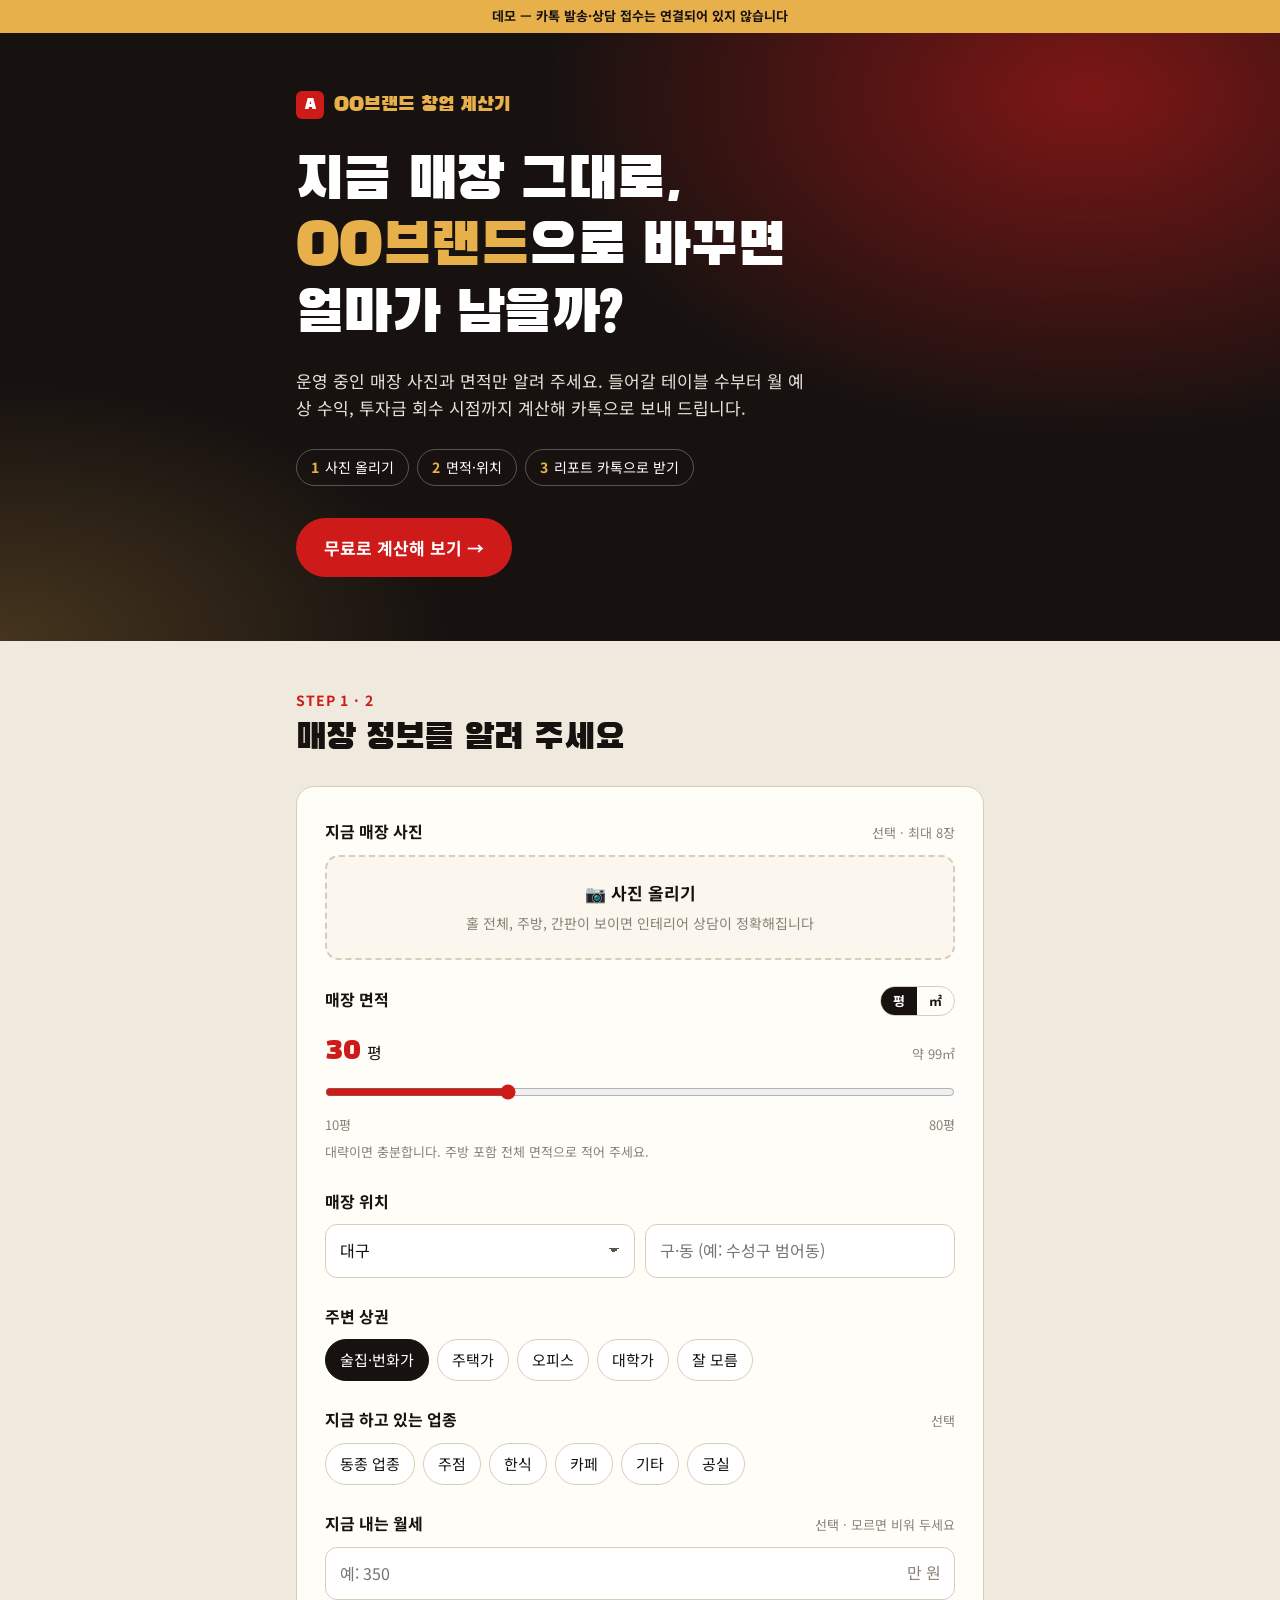
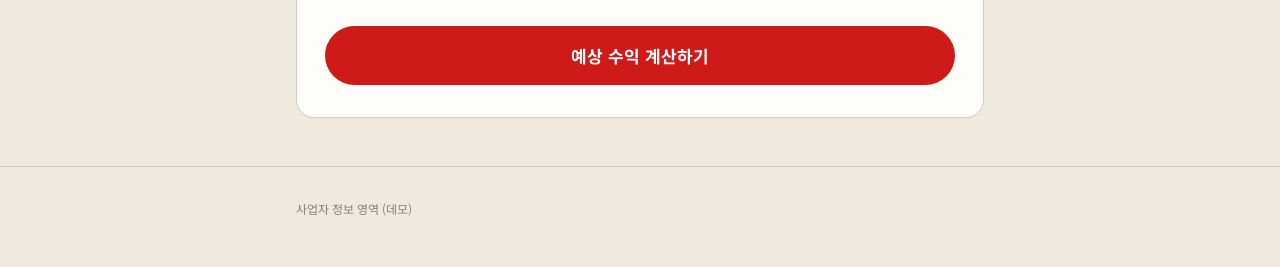
<file: index.html>
<!doctype html>
<html lang="ko">
<head>
<meta charset="utf-8">
<meta name="viewport" content="width=device-width, initial-scale=1">
<meta name="robots" content="noindex, nofollow">
<title>창업 수익 계산기 (데모)</title>
<meta name="description" content="면적과 위치를 넣으면 예상 수익과 투자금 회수 시점을 계산해 보여주는 계산기 데모입니다.">
<link rel="preconnect" href="https://fonts.googleapis.com">
<link rel="preconnect" href="https://fonts.gstatic.com" crossorigin>
<link href="https://fonts.googleapis.com/css2?family=Black+Han+Sans&family=Noto+Sans+KR:wght@400;500;700;900&display=swap" rel="stylesheet">
<link rel="stylesheet" href="style.css">
</head>
<body>
<script>document.documentElement.classList.add('js')</script>

<div class="draft" id="draftBar">데모 — 카톡 발송·상담 접수는 연결되어 있지 않습니다</div>

<header class="hero">
  <div class="wrap">
    <div class="brand"><i>A</i>OO브랜드 창업 계산기</div>
    <h1 class="display">지금 매장 그대로,<br><em>OO브랜드</em>으로 바꾸면<br>얼마가 남을까?</h1>
    <p>운영 중인 매장 사진과 면적만 알려 주세요. 들어갈 테이블 수부터 월 예상 수익, 투자금 회수 시점까지 계산해 카톡으로 보내 드립니다.</p>
    <div class="steps"><span><b>1</b>사진 올리기</span><span><b>2</b>면적·위치</span><span><b>3</b>리포트 카톡으로 받기</span></div>
    <a href="#calc" class="cta pulse">무료로 계산해 보기 →</a>
  </div>
</header>

<main>
<section id="calc">
  <div class="wrap">
    <div class="kicker rv">STEP 1 · 2</div>
    <h2 class="display rv">매장 정보를 알려 주세요</h2>
    <form class="card rv" id="calcForm" method="post" action="#" novalidate>
      <div class="field">
        <div class="label">지금 매장 사진 <small>선택 · 최대 8장</small></div>
        <label class="drop" id="drop">
          <input type="file" id="photos" accept="image/*" multiple>
          <strong>📷 사진 올리기</strong>
          <span>홀 전체, 주방, 간판이 보이면 인테리어 상담이 정확해집니다</span>
        </label>
        <div class="thumbs" id="thumbs"></div>
      </div>

      <div class="field">
        <div class="label">매장 면적
          <span class="unit-toggle" role="group" aria-label="면적 단위">
            <button type="button" data-u="py" class="on">평</button><button type="button" data-u="m2">㎡</button>
          </span>
        </div>
        <div style="display:flex;align-items:baseline;gap:6px;margin-bottom:2px"><span class="num" id="areaOut">30</span><span id="areaUnit">평</span><span class="hint" id="areaAlt" style="margin:0 0 0 auto">약 99㎡</span></div>
        <input type="range" id="area" min="10" max="80" step="1" value="30" aria-label="매장 면적(평)">
        <div class="range-ends"><span>10평</span><span>80평</span></div>
        <div class="hint">대략이면 충분합니다. 주방 포함 전체 면적으로 적어 주세요.</div>
      </div>

      <div class="field">
        <div class="label">매장 위치</div>
        <div class="row2">
          <select id="sido" aria-label="시·도"></select>
          <input type="text" id="dong" placeholder="구·동 (예: 수성구 범어동)" aria-label="구·동">
        </div>
      </div>

      <div class="field">
        <div class="label">주변 상권</div>
        <div class="chips" id="zone"></div>
      </div>

      <div class="field">
        <div class="label">지금 하고 있는 업종 <small>선택</small></div>
        <div class="chips" id="biz"></div>
      </div>

      <div class="field">
        <div class="label">지금 내는 월세 <small>선택 · 모르면 비워 두세요</small></div>
        <div class="money"><input type="number" id="rent" inputmode="numeric" min="0" placeholder="예: 350" aria-label="월세(만 원)"><em>만 원</em></div>
      </div>

      <button type="submit" class="cta block" id="calcBtn">예상 수익 계산하기</button>
    </form>
  </div>
</section>

<section id="result" aria-live="polite">
  <div class="wrap">
    <div class="kicker">계산 완료</div>
    <h2 class="display" id="resTitle">계산이 끝났습니다</h2>

    <div class="teaser" id="teaser">
      <div class="lead-in">이 매장을 OO브랜드으로 바꾸면</div>
      <div class="tables">테이블 <b id="tTables">0</b>개가 들어갑니다</div>
      <div class="t-note" id="tNote" hidden></div>

      <div class="q-row main">
        <div class="k">한 달에 남는 돈</div>
        <div class="v" id="qProfit" data-mask="?,???"></div>
      </div>
      <div class="q-row">
        <div class="k">투자금 회수까지</div>
        <div class="v" id="qPayback" data-mask="??"></div>
      </div>
      <div class="q-row">
        <div class="k">3년 동안 쌓이는 돈</div>
        <div class="v" id="qTotal" data-mask="?.?"></div>
      </div>

      <div class="foot">정확한 금액과 그래프는 <b>리포트로 정리해 카톡</b>으로 보내 드립니다.</div>
    </div>

    <form class="lead" id="lead" method="post" action="#" novalidate>
      <h3 class="display">물음표에 들어갈 숫자,<br>카톡으로 확인하세요</h3>
      <p>월 손익표, 투자금 내역, 3년 수익 그래프가 담긴 리포트 링크를 보내 드립니다.</p>
      <button type="button" class="cta block kakao" id="kakaoBtn">카카오로 1초 만에 받기</button>
      <div class="or">또는 직접 입력</div>
      <div class="f"><input type="text" id="lName" autocomplete="name" placeholder="성함" aria-label="성함"></div>
      <div class="f"><input type="tel" id="lPhone" autocomplete="tel" inputmode="tel" placeholder="휴대폰 번호 (010-0000-0000)" aria-label="휴대폰 번호"></div>
      <label class="agree"><input type="checkbox" id="agPriv"><span>[필수] 리포트 발송과 상담을 위한 개인정보 수집·이용에 동의합니다. <a href="#" data-toast="개인정보 처리 안내는 준비 중입니다">자세히</a></span></label>
      <label class="agree"><input type="checkbox" id="agAd"><span>[선택] 창업 설명회·혜택 안내(광고성 정보)를 카톡·문자로 받겠습니다.</span></label>
      <label class="agree extra" id="interiorRow"><input type="checkbox" id="agInterior" checked><span><b>올려 주신 사진으로 인테리어 상담도 받기</b><br>담당자가 사진을 직접 보고 연락드립니다.</span></label>
      <div class="err" id="leadErr"></div>
      <button type="submit" class="cta block">리포트 받기</button>
    </form>

    <div class="done" id="done">
      <strong>✓ 신청되었습니다</strong>
      <div id="doneMsg"></div>
      <div class="demo-box" id="demoBox">시안 확인용 — 실제로는 아래 링크가 카톡으로 갑니다.
        <a class="demo-link" id="demoLink" href="#" target="_blank" rel="noopener">리포트 미리 보기 →</a></div>
    </div>

    <p class="note" id="disclaimer"></p>
  </div>
</section>
</main>

<footer>
  <div class="wrap">사업자 정보 영역 (데모)</div>
</footer>

<script src="calc.js"></script>
<script>
const $ = s => document.querySelector(s);
const state = { unit: 'py', zone: 'night', biz: null, files: [], last: null };
$('#disclaimer').textContent = '※ ' + SETTINGS.disclaimer;

// 선택지 채우기
$('#sido').innerHTML = SETTINGS.sido.map(s => `<option>${s}</option>`).join('');
const chips = (el, list, name, def) => {
  el.innerHTML = list.map(z => `<label><input type="radio" name="${name}" value="${z.id}" ${z.id===def?'checked':''}><span>${z.name}</span></label>`).join('');
};
chips($('#zone'), SETTINGS.zones, 'zone', state.zone);
chips($('#biz'), SETTINGS.bizTypes, 'biz', null);
$('#zone').addEventListener('change', e => state.zone = e.target.value);
$('#biz').addEventListener('change', e => state.biz = e.target.value);

// 면적
const area = $('#area');
const pyeong = () => +area.value;
function drawArea(){
  const p = pyeong();
  if (state.unit === 'py'){ $('#areaOut').textContent = p; $('#areaUnit').textContent = '평'; $('#areaAlt').textContent = `약 ${Math.round(p*3.3058)}㎡`; }
  else { $('#areaOut').textContent = Math.round(p*3.3058); $('#areaUnit').textContent = '㎡'; $('#areaAlt').textContent = `약 ${p}평`; }
}
area.addEventListener('input', drawArea);
document.querySelectorAll('.unit-toggle button').forEach(b => b.addEventListener('click', () => {
  document.querySelectorAll('.unit-toggle button').forEach(x => x.classList.toggle('on', x===b));
  state.unit = b.dataset.u; drawArea();
}));
drawArea();

// 사진 (시안에서는 화면에 미리보기만, 어디로도 보내지 않는다)
const drop = $('#drop'), input = $('#photos');
function addFiles(list){
  for (const f of list){ if (f.type.startsWith('image/') && state.files.length < 8) state.files.push(f); }
  renderThumbs();
}
function renderThumbs(){
  const t = $('#thumbs');
  t.querySelectorAll('img').forEach(i => URL.revokeObjectURL(i.src));
  t.innerHTML = state.files.map((f,i) => `<figure><img src="${URL.createObjectURL(f)}" alt="올린 매장 사진 ${i+1}"><button type="button" data-i="${i}" aria-label="사진 ${i+1} 빼기">×</button></figure>`).join('');
  $('#interiorRow').style.display = state.files.length ? '' : 'none';
}
input.addEventListener('change', () => { addFiles(input.files); input.value=''; });
['dragenter','dragover'].forEach(ev => drop.addEventListener(ev, e => { e.preventDefault(); drop.classList.add('on'); }));
['dragleave','drop'].forEach(ev => drop.addEventListener(ev, e => { e.preventDefault(); drop.classList.remove('on'); }));
drop.addEventListener('drop', e => addFiles(e.dataTransfer.files));
$('#thumbs').addEventListener('click', e => { const i = e.target.dataset.i; if (i!==undefined){ state.files.splice(+i,1); renderThumbs(); } });
renderThumbs();

/* ---------------- 숫자가 돌다가 물음표로 멈춤 ---------------- */
function slotRoll(el, unit, delay){
  const mask = el.dataset.mask;
  el.innerHTML = [...mask].map(c => c==='?' ? '<span class="slot rolling">0</span>' : `<span class="slot sep">${c}</span>`).join('') + `<small>${unit}</small>`;
  const cells = [...el.querySelectorAll('.slot.rolling')];
  const t0 = performance.now();
  cells.forEach((c, i) => {
    const stopAt = delay + 900 + i*260;                 // 왼쪽부터 하나씩 멈춘다
    const tick = () => {
      if (performance.now() - t0 >= stopAt){ c.textContent = '?'; c.classList.remove('rolling'); c.classList.add('q'); return; }
      c.textContent = Math.floor(Math.random()*10);
      setTimeout(tick, 45 + Math.min(120, (performance.now()-t0)/12));  // 점점 느려진다
    };
    setTimeout(tick, delay);
  });
  return delay + 900 + cells.length*260;
}

function readInputs(){
  const r = parseFloat($('#rent').value);
  return { area: pyeong(), sido: $('#sido').value, zone: state.zone, biz: state.biz, rent: r > 0 ? r : 0 };
}

$('#calcForm').addEventListener('submit', e => {
  e.preventDefault();
  const R = computeReport(readInputs()); state.last = R;
  const res = $('#result'); res.classList.add('show');
  $('#resTitle').textContent = `${R.inputs.sido} ${R.inputs.area}평 매장, 계산이 끝났습니다`;
  $('#teaser').classList.remove('settled');
  const note = $('#tNote');
  note.hidden = !R.belowMin;
  if (R.belowMin) note.textContent = `OO브랜드은 테이블 ${SETTINGS.minTables}개(약 ${R.minArea}평)부터 오픈할 수 있어서, ${R.minArea}평 기준으로 계산했습니다. 더 넓은 자리도 상담해 드립니다.`;
  res.scrollIntoView({ behavior: 'smooth', block: 'start' });
  setTimeout(() => {
    countUp($('#tTables'), R.tables, 600);
    const end = Math.max(slotRoll($('#qProfit'), '만 원', 300), slotRoll($('#qPayback'), '개월', 700), slotRoll($('#qTotal'), '억 원', 1100));
    setTimeout(() => $('#teaser').classList.add('settled'), end + 100);
  }, 300);
});

/* ---------------- 받기 (연동 전: 화면만) ---------------- */
function finish(name){
  const link = reportLink(state.last.inputs);
  $('#lead').style.display = 'none';
  const extra = $('#agInterior').checked && state.files.length ? ' 인테리어 상담 담당자가 사진을 보고 따로 연락드립니다.' : '';
  $('#doneMsg').textContent = `${name ? name+'님, ' : ''}카톡으로 리포트 링크를 보내 드렸습니다. 카톡을 확인해 주세요.${extra}`;
  $('#demoLink').href = link;
  $('#demoBox').style.display = SETTINGS.draft ? '' : 'none';
  $('#done').classList.add('show');
  $('#done').scrollIntoView({ behavior: 'smooth', block: 'center' });
}
$('#kakaoBtn').addEventListener('click', () => {
  if (!$('#agPriv').checked){ $('#leadErr').textContent = '개인정보 수집·이용 동의에 체크해 주세요.'; return; }
  $('#leadErr').textContent = '';
  toast('카카오 연결은 준비 중입니다 — 시안에서는 바로 완료로 넘어갑니다');
  finish('');
});
$('#lead').addEventListener('submit', e => {
  e.preventDefault();
  const name = $('#lName').value.trim(), phone = $('#lPhone').value.replace(/[^0-9]/g,'');
  let err = '';
  if (!name) err = '성함을 적어 주세요.';
  else if (!/^01[016789][0-9]{7,8}$/.test(phone)) err = '휴대폰 번호를 확인해 주세요.';
  else if (!$('#agPriv').checked) err = '개인정보 수집·이용 동의에 체크해 주세요.';
  $('#leadErr').textContent = err;
  if (!err) finish(name);
});
$('#lPhone').addEventListener('input', e => {
  const d = e.target.value.replace(/[^0-9]/g,'').slice(0,11);
  e.target.value = d.length<4 ? d : d.length<8 ? d.slice(0,3)+'-'+d.slice(3) : d.slice(0,3)+'-'+d.slice(3,d.length-4)+'-'+d.slice(-4);
});
</script>
</body>
</html>
</file>
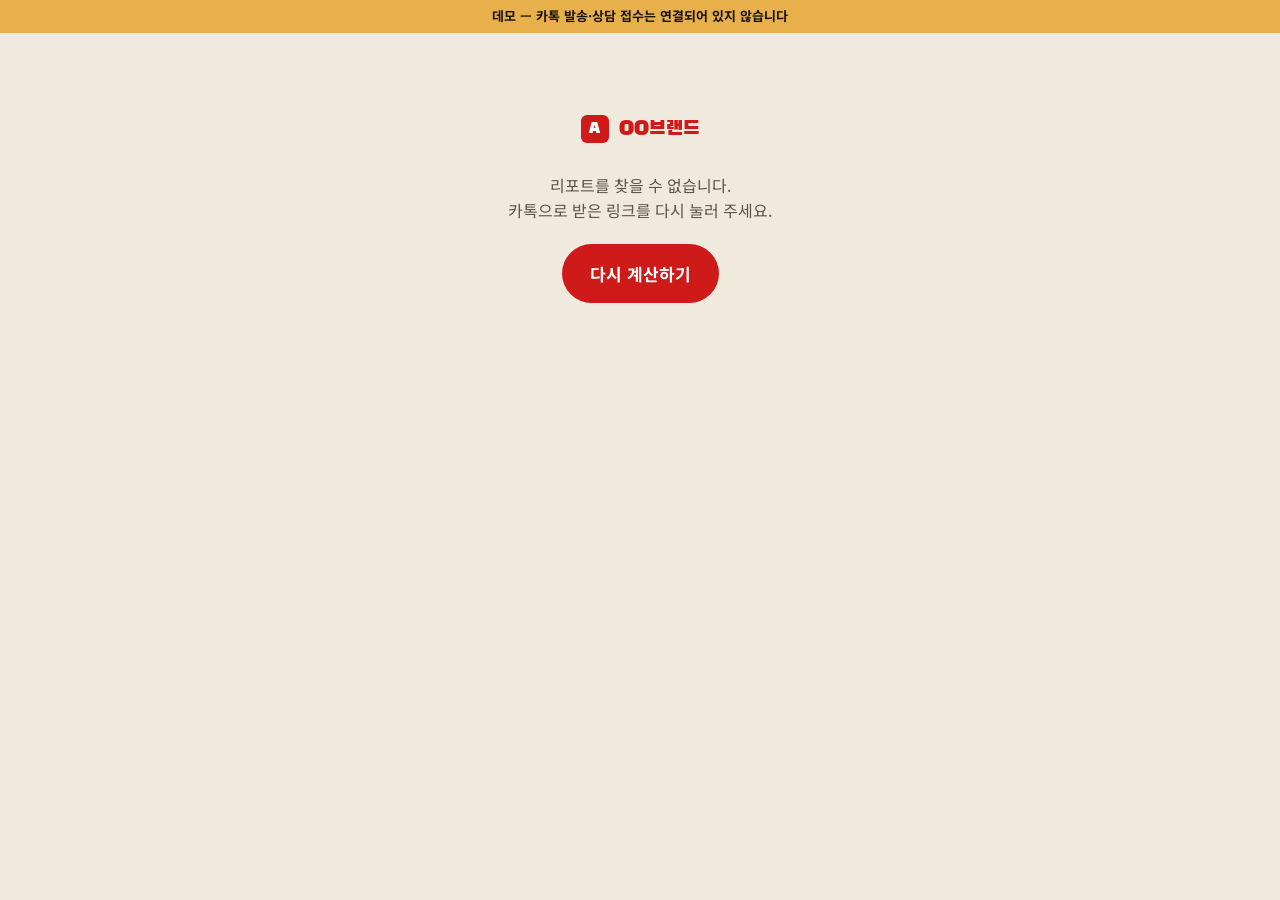
<file: report.html>
<!doctype html>
<html lang="ko">
<head>
<meta charset="utf-8">
<meta name="viewport" content="width=device-width, initial-scale=1">
<title>예상 수익 리포트 (데모)</title>
<meta name="robots" content="noindex, nofollow">
<link rel="preconnect" href="https://fonts.googleapis.com">
<link rel="preconnect" href="https://fonts.gstatic.com" crossorigin>
<link href="https://fonts.googleapis.com/css2?family=Black+Han+Sans&family=Noto+Sans+KR:wght@400;500;700;900&display=swap" rel="stylesheet">
<link rel="stylesheet" href="style.css">
</head>
<body>
<script>document.documentElement.classList.add('js')</script>

<div class="draft" id="draftBar">데모 — 카톡 발송·상담 접수는 연결되어 있지 않습니다</div>

<div id="app"></div>

<template id="tplEmpty">
  <div class="wrap empty">
    <div class="brand" style="justify-content:center;color:var(--red)"><i>A</i>OO브랜드</div>
    <p>리포트를 찾을 수 없습니다.<br>카톡으로 받은 링크를 다시 눌러 주세요.</p>
    <p style="margin-top:20px"><a class="cta" href="index.html">다시 계산하기</a></p>
  </div>
</template>

<template id="tplReport">
  <header class="rp-head">
    <div class="wrap">
      <div class="brand"><i>A</i>OO브랜드 예상 수익 리포트</div>
      <h1 class="display" id="rpTitle"></h1>
      <div class="meta" id="rpMeta"></div>
    </div>
  </header>

  <main class="rp-body">
    <div class="wrap">
      <div class="hero-num rv">
        <div class="t">투자금 회수까지</div>
        <div class="big"><span id="rPayback">0</span><small>개월</small></div>
        <div class="sub">테이블 <b id="rTables">0</b>개 기준 · 3년 동안 약 <b id="rTotal">0</b>만 원</div>
      </div>

      <div class="stats rv">
        <div class="stat"><div class="k">월 예상 매출</div><div class="v"><span id="rSales">0</span><small>만</small></div></div>
        <div class="stat red"><div class="k">월 예상 순이익</div><div class="v"><span id="rProfit">0</span><small>만</small></div></div>
        <div class="stat"><div class="k">초기 투자금</div><div class="v"><span id="rInvest">0</span><small>만</small></div></div>
      </div>
      <div class="normal-line" id="openLine"></div>
      <div class="normal-line" id="normalLine"></div>

      <div class="card benefit rv" id="benefits"></div>

      <div class="card chart-card rv">
        <h3>3년 동안 쌓이는 돈</h3>
        <div class="cap">빨간 선이 점선(투자금)을 넘는 순간부터 남는 돈입니다</div>
        <svg id="chart" viewBox="0 0 640 340" role="img" aria-label="월별 누적 순이익 그래프"></svg>
        <div class="legend" id="legend"></div>
      </div>

      <div class="card breakdown rv">
        <h3>초기 투자금 내역</h3>
        <table class="tbl" id="tInvest"></table>
        <p class="hint" id="partialNote" hidden></p>
      </div>

      <div class="card breakdown rv">
        <h3>한 달 손익 (잘 될 때 · 오픈 효과가 끝난 뒤)</h3>
        <table class="tbl" id="tMonth"></table>
      </div>

      <div class="rp-cta">
        <a class="cta block" href="#" data-toast="상담 신청 연결은 준비 중입니다">창업 상담 신청하기</a>
        <div class="phone-card"><span>상담 대표번호</span><strong id="rpPhone"></strong><button type="button" class="copy" id="copyPhone">번호 복사</button></div>
        <a class="cta block ghost" href="index.html">조건 바꿔서 다시 계산하기</a>
      </div>

      <p class="note" id="disclaimer"></p>
    </div>
  </main>
  <footer>
    <div class="wrap">사업자 정보 영역 (데모)</div>
  </footer>
</template>

<script src="calc.js"></script>
<script>
(function(){
  const app = document.getElementById('app');
  const inputs = readReportLink();
  if (!inputs || !(inputs.area > 0)){ app.appendChild(document.getElementById('tplEmpty').content.cloneNode(true)); return; }
  app.appendChild(document.getElementById('tplReport').content.cloneNode(true));
  const $ = s => document.querySelector(s);
  const R = computeReport(inputs), m = R.best.m;

  const zone = (SETTINGS.zones.find(z=>z.id===inputs.zone)||{}).name;
  const biz = (SETTINGS.bizTypes.find(b=>b.id===inputs.biz)||{}).name;
  $('#rpTitle').innerHTML = `${inputs.sido} ${R.area}평 매장을<br>OO브랜드으로 바꾸면`;
  $('#rpMeta').innerHTML = [inputs.sido, `${inputs.area}평`, R.belowMin && `${R.minArea}평 기준 계산`, zone, biz && `지금 ${biz}`, inputs.rent ? `월세 ${won(inputs.rent)}만` : null]
    .filter(Boolean).map(t=>`<span>${t}</span>`).join('');

  $('#rPayback').textContent = R.best.payback ?? '36+';
  $('#rTables').textContent = R.tables;
  $('#rTotal').textContent = won(R.best.total);
  countUp($('#rSales'), m.sales); countUp($('#rProfit'), m.profit); countUp($('#rInvest'), R.invest);
  setTimeout(() => $('#rPayback').classList.add('pop'), 200);

  $('#openLine').textContent = `오픈 후 ${SETTINGS.openMonths}개월은 월 순이익 약 ${won(R.best.open.profit)}만 원, 그 뒤로는 약 ${won(m.profit)}만 원으로 계산했습니다.`;
  $('#benefits').innerHTML = '<h3>가맹 혜택</h3><ul>' + SETTINGS.benefits.map(b=>`<li>${b}</li>`).join('') + '</ul><p class="hint">위 투자금에는 혜택을 빼지 않았습니다.</p>';
  if (R.partial){ $('#partialNote').hidden = false; $('#partialNote').textContent = SETTINGS.partialNote; }
  $('#rpPhone').textContent = SETTINGS.phone;
  $('#copyPhone').onclick = () => { navigator.clipboard.writeText(SETTINGS.phone).then(() => toast('번호를 복사했습니다'), () => toast('번호를 길게 눌러 복사해 주세요')); };
  if (SETTINGS.showNormalCase){
    $('#normalLine').textContent = `보통 운영 시: 월 순이익 약 ${won(R.normal.m.profit)}만 원 · ${R.normal.payback ? R.normal.payback+'개월' : '36개월 넘게'} 만에 회수`;
  } else $('#normalLine').remove();

  $('#tInvest').innerHTML = R.investRows.map(r=>`<tr><td>${r[0]}</td><td>${won(r[1])}만 원</td></tr>`).join('') + `<tr class="sum"><td>합계</td><td>${won(R.invest)}만 원</td></tr>`;
  const pct = v => Math.round(v*1000)/10 + '%';
  const rows=[['예상 매출',m.sales],[`식재료 (${pct(R.costRate)})`,-m.food],[`인건비 (${pct(SETTINGS.laborRate)})`,-m.labor],[inputs.rent ? '월세' : `월세 (매출의 ${pct(SETTINGS.rentRate)})`,-m.rent],[`카드수수료·공과금·소모품 (${pct(SETTINGS.etcRate)})`,-m.etc],[`로열티 (${pct(SETTINGS.royaltyRate)})`,-m.royalty]];
  $('#tMonth').innerHTML = rows.map(r=>`<tr><td>${r[0]}</td><td>${r[1]<0?'− ':''}${won(Math.abs(r[1]))}만 원</td></tr>`).join('') + `<tr class="sum"><td>남는 돈</td><td>${won(m.profit)}만 원</td></tr>`;
  $('#disclaimer').textContent = '※ ' + SETTINGS.disclaimer;

  // 그래프는 화면에 들어올 때 그린다
  const svg = $('#chart');
  const io = new IntersectionObserver(es => { if (es[0].isIntersecting){ drawChart(svg, $('#legend'), R); io.disconnect(); } }, { threshold: .3 });
  io.observe(svg);
  setTimeout(() => { if (!svg.children.length) drawChart(svg, $('#legend'), R); }, 2500);
})();
</script>
</body>
</html>
</file>
<file: style.css>
:root{
  --ink:#171210; --ink-2:#5c5349; --ink-3:#8a8076;
  --paper:#f0eade; --paper-2:#e4dbc9; --card:#fffdf8;
  --red:#cf1a1a; --red-d:#a81313; --gold:#e8b04a; --line:#d8cdb8;
  --ok:#1e6a3e;
}
*{box-sizing:border-box;margin:0;padding:0}
html{-webkit-text-size-adjust:100%}
body{background:var(--paper);color:var(--ink);font-family:"Noto Sans KR",system-ui,sans-serif;line-height:1.6;font-size:16px;overflow-x:hidden}
img{max-width:100%;display:block}
button,input,select{font:inherit;color:inherit}
.wrap{max-width:720px;margin:0 auto;padding:0 16px}
.display{font-family:"Black Han Sans","Noto Sans KR",sans-serif;font-weight:400;letter-spacing:-.01em}

/* 시안 띠 */
.draft{background:var(--gold);color:var(--ink);font-size:13px;font-weight:700;text-align:center;padding:6px 16px}

/* 히어로 */
.hero{background:var(--ink);color:#fff;position:relative;overflow:hidden;padding:56px 0 64px}
.hero::before{content:"";position:absolute;inset:0;background:
  radial-gradient(60% 80% at 85% 10%,rgba(207,26,26,.55),transparent 70%),
  radial-gradient(50% 60% at 0% 100%,rgba(232,176,74,.22),transparent 70%)}
.hero .wrap{position:relative}
.brand{font-family:"Black Han Sans";font-size:20px;color:var(--gold);margin-bottom:28px;display:flex;align-items:center;gap:10px}
.brand i{display:inline-block;width:28px;height:28px;border-radius:6px;background:var(--red);font-style:normal;color:#fff;text-align:center;line-height:28px;font-size:15px}
.hero h1{font-size:clamp(34px,8.4vw,58px);line-height:1.15;margin-bottom:18px}
.hero h1 em{font-style:normal;color:var(--gold)}
.hero p{font-size:17px;color:#e8e1d6;max-width:30em}
.hero .steps{display:flex;gap:8px;margin-top:28px;flex-wrap:wrap}
.hero .steps span{border:1px solid rgba(255,255,255,.28);border-radius:999px;padding:6px 14px;font-size:14px;color:#fff}
.hero .steps b{color:var(--gold);margin-right:6px}
.cta{display:inline-flex;align-items:center;justify-content:center;gap:8px;background:var(--red);color:#fff;border:0;border-radius:999px;padding:16px 28px;font-size:17px;font-weight:700;cursor:pointer;text-decoration:none;transition:background .2s,transform .2s}
.cta:hover{background:var(--red-d)}
.cta:active{transform:scale(.98)}
.cta.block{width:100%}
.hero .cta{margin-top:32px}

/* 입력 카드 */
section{padding:48px 0}
.kicker{font-size:14px;font-weight:700;color:var(--red);letter-spacing:.06em;margin-bottom:6px}
h2{font-size:clamp(26px,6vw,36px);line-height:1.25;margin-bottom:24px}
.card{background:var(--card);border:1px solid var(--line);border-radius:18px;padding:24px 20px;box-shadow:0 1px 0 rgba(0,0,0,.03)}
.field{margin-bottom:26px}
.field:last-child{margin-bottom:0}
.label{display:flex;justify-content:space-between;align-items:baseline;font-weight:700;margin-bottom:10px;gap:8px}
.label small{font-weight:400;color:var(--ink-3);font-size:13px}
.num{font-family:"Black Han Sans";font-size:30px;color:var(--red)}

.drop{border:2px dashed var(--line);border-radius:14px;padding:22px 16px;text-align:center;cursor:pointer;background:#fbf7ef;transition:border-color .2s,background .2s;display:block}
.drop:hover,.drop.on{border-color:var(--red);background:#fff4ee}
.drop strong{display:block;font-size:17px;margin-bottom:4px}
.drop span{color:var(--ink-3);font-size:14px}
.drop input{position:absolute;width:1px;height:1px;opacity:0;pointer-events:none}
.thumbs{display:grid;grid-template-columns:repeat(4,1fr);gap:8px;margin-top:12px}
.thumbs:empty{display:none}
.thumbs figure{position:relative;aspect-ratio:1;border-radius:10px;overflow:hidden;background:var(--paper-2)}
.thumbs img{width:100%;height:100%;object-fit:cover}
.thumbs button{position:absolute;top:4px;right:4px;width:24px;height:24px;border-radius:50%;border:0;background:rgba(0,0,0,.6);color:#fff;font-size:14px;line-height:24px;cursor:pointer}

input[type=range]{width:100%;accent-color:var(--red);height:32px}
.range-ends{display:flex;justify-content:space-between;font-size:13px;color:var(--ink-3)}
.unit-toggle{display:inline-flex;border:1px solid var(--line);border-radius:999px;overflow:hidden;font-size:13px}
.unit-toggle button{border:0;background:transparent;padding:4px 12px;cursor:pointer}
.unit-toggle button.on{background:var(--ink);color:#fff}

.row2{display:grid;grid-template-columns:1fr 1fr;gap:10px}
select,input[type=text],input[type=tel],input[type=number]{width:100%;border:1px solid var(--line);border-radius:12px;padding:13px 14px;background:#fff;font-size:16px;appearance:none}
select{background-image:linear-gradient(45deg,transparent 50%,var(--ink-2) 50%),linear-gradient(135deg,var(--ink-2) 50%,transparent 50%);background-position:calc(100% - 20px) 50%,calc(100% - 15px) 50%;background-size:5px 5px;background-repeat:no-repeat;padding-right:36px}
select:focus,input:focus{outline:2px solid var(--red);outline-offset:1px}
.chips{display:flex;flex-wrap:wrap;gap:8px}
.chips label{cursor:pointer}
.chips input{position:absolute;opacity:0;pointer-events:none}
.chips span{display:inline-block;border:1px solid var(--line);border-radius:999px;padding:8px 14px;font-size:15px;background:#fff;transition:all .15s}
.chips input:checked+span{background:var(--ink);color:#fff;border-color:var(--ink)}
.chips input:focus-visible+span{outline:2px solid var(--red)}
.money{position:relative}
.money input{padding-right:48px}
.money em{position:absolute;right:14px;top:50%;transform:translateY(-50%);font-style:normal;color:var(--ink-3)}
.hint{font-size:13px;color:var(--ink-3);margin-top:6px}

/* 결과 */
#result{display:none}
#result.show{display:block}
.hero-num{background:var(--ink);color:#fff;border-radius:20px;padding:28px 22px;position:relative;overflow:hidden}
.hero-num::after{content:"";position:absolute;right:-60px;top:-60px;width:200px;height:200px;border-radius:50%;background:radial-gradient(circle,rgba(207,26,26,.6),transparent 70%)}
.hero-num .t{font-size:15px;color:#d9d0c3;position:relative}
.hero-num .big{font-family:"Black Han Sans";font-size:clamp(52px,15vw,84px);line-height:1.05;color:var(--gold);position:relative;margin:6px 0 4px}
.hero-num .big small{font-size:.42em;color:#fff;margin-left:4px}
.hero-num .sub{position:relative;font-size:15px;color:#e8e1d6}
.hero-num .sub b{color:#fff}
.stats{display:grid;grid-template-columns:repeat(3,1fr);gap:8px;margin-top:12px}
.stat{background:var(--card);border:1px solid var(--line);border-radius:14px;padding:14px 10px;text-align:center}
.stat .k{font-size:12px;color:var(--ink-3)}
.stat .v{font-family:"Black Han Sans";font-size:clamp(20px,5.4vw,28px);line-height:1.2;margin-top:2px}
.stat .v small{font-size:.55em;font-family:"Noto Sans KR";font-weight:700;margin-left:2px}
.stat.red .v{color:var(--red)}
.normal-line{font-size:13px;color:var(--ink-3);margin-top:10px;text-align:center}

.chart-card{margin-top:16px;position:relative}
.chart-card h3{font-size:17px;margin-bottom:4px}
.chart-card .cap{font-size:13px;color:var(--ink-3);margin-bottom:12px}
#chart{width:100%;height:auto;display:block}
#chart .grid line{stroke:var(--paper-2)}
#chart text{font-size:19px;fill:var(--ink-3);font-family:"Noto Sans KR"}
#chart .inv{stroke:var(--ink);stroke-dasharray:5 5;stroke-width:1.5}
#chart .inv-t{fill:var(--ink);font-weight:700}
#chart .line{fill:none;stroke:var(--red);stroke-width:3.5;stroke-linecap:round;stroke-linejoin:round}
#chart .line-n{fill:none;stroke:var(--ink-3);stroke-width:2;stroke-dasharray:3 4}
#chart .area{fill:url(#g)}
#chart .pt{fill:var(--gold);stroke:var(--ink);stroke-width:2}
#chart .pt-t{font-size:22px;font-weight:900;fill:var(--ink)}
.legend{display:flex;gap:14px;font-size:12px;color:var(--ink-2);margin-top:8px;flex-wrap:wrap}
.legend i{display:inline-block;width:18px;height:3px;vertical-align:middle;margin-right:5px;border-radius:2px}

/* 잠금 */
.locked{position:relative}
.locked .blur{filter:blur(7px);pointer-events:none;user-select:none}
.lock-veil{position:absolute;inset:0;display:flex;flex-direction:column;align-items:center;justify-content:center;text-align:center;padding:20px;background:linear-gradient(180deg,rgba(240,234,222,.2),rgba(240,234,222,.85) 55%)}
.lock-veil strong{font-size:18px;margin-bottom:4px}
.lock-veil span{font-size:14px;color:var(--ink-2);margin-bottom:14px}
.unlocked .blur{filter:none;pointer-events:auto}
.unlocked .lock-veil{display:none}

.breakdown{margin-top:16px}
.breakdown h3{font-size:17px;margin-bottom:10px}
.tbl{width:100%;border-collapse:collapse;font-size:15px}
.tbl td{padding:9px 0;border-bottom:1px solid var(--paper-2)}
.tbl td:last-child{text-align:right;font-weight:700;white-space:nowrap}
.tbl tr.sum td{border-bottom:0;border-top:2px solid var(--ink);font-size:16px}
.tbl tr.sum td:last-child{color:var(--red)}

/* 받기 폼 */
.lead{background:var(--ink);color:#fff;border-radius:20px;padding:26px 20px;margin-top:20px}
.lead h3{font-size:22px;line-height:1.3;margin-bottom:6px}
.lead p{font-size:14px;color:#d9d0c3;margin-bottom:18px}
.lead .f{margin-bottom:10px}
.lead input[type=text],.lead input[type=tel]{border-color:#3a322c;background:#221b17;color:#fff}
.lead input::placeholder{color:#8a8076}
.agree{font-size:14px;color:#e8e1d6;display:flex;gap:10px;align-items:flex-start;margin:10px 0;cursor:pointer}
.agree input{width:20px;height:20px;accent-color:var(--red);flex:none;margin-top:2px}
.agree a{color:var(--gold)}
.agree.extra{background:#221b17;border-radius:12px;padding:12px}
.agree.extra b{color:var(--gold)}
.kakao{background:#fee500;color:#191600}
.kakao:hover{background:#f3da00}
.or{display:flex;align-items:center;gap:10px;color:#8a8076;font-size:13px;margin:14px 0}
.or::before,.or::after{content:"";flex:1;height:1px;background:#3a322c}
.err{color:#ff9b8f;font-size:13px;min-height:18px;margin-top:4px}

.done{display:none;background:var(--card);border:2px solid var(--ok);border-radius:18px;padding:22px 20px;margin-top:20px}
.done.show{display:block}
.done strong{display:block;font-size:19px;color:var(--ok);margin-bottom:6px}

.note{font-size:12px;color:var(--ink-3);margin-top:18px;line-height:1.7}

footer{padding:32px 0 48px;font-size:12px;color:var(--ink-3);border-top:1px solid var(--line)}

/* 움직임 */
html.js .rv{opacity:0;transform:translateY(18px);transition:opacity .6s ease,transform .6s ease}
html.js .rv.in{opacity:1;transform:none}
@keyframes pop{0%{transform:scale(.6);opacity:0}70%{transform:scale(1.15)}100%{transform:scale(1);opacity:1}}
.pop{animation:pop .5s ease both}
@keyframes pulse{0%,100%{box-shadow:0 0 0 0 rgba(207,26,26,.5)}50%{box-shadow:0 0 0 12px rgba(207,26,26,0)}}
.pulse{animation:pulse 2s infinite}
@media (prefers-reduced-motion:reduce){*{animation:none!important;transition:none!important}html.js .rv{opacity:1;transform:none}}
@media (min-width:640px){.card{padding:32px 28px}.lead{padding:32px 28px}}

/* 결과 미리보기 — 숫자가 돌다가 물음표로 멈춤 */
.teaser{background:var(--ink);color:#fff;border-radius:22px;padding:28px 22px 26px;position:relative;overflow:hidden}
.teaser::before{content:"";position:absolute;right:-80px;top:-80px;width:260px;height:260px;border-radius:50%;background:radial-gradient(circle,rgba(207,26,26,.55),transparent 70%)}
.teaser > *{position:relative}
.teaser .lead-in{font-size:15px;color:#d9d0c3}
.teaser .tables{font-family:"Black Han Sans";font-size:26px;margin:4px 0 20px}
.teaser .tables b{color:var(--gold);font-weight:400}
.q-row{border-top:1px solid rgba(255,255,255,.14);padding:16px 0 4px}
.q-row .k{font-size:14px;color:#d9d0c3;margin-bottom:2px}
.q-row .v{font-family:"Black Han Sans";line-height:1.1;display:flex;align-items:baseline;flex-wrap:wrap;gap:2px}
.q-row.main .v{font-size:clamp(50px,14vw,76px);color:var(--gold)}
.q-row .v{font-size:clamp(34px,9vw,46px)}
.q-row .v small{font-size:.4em;color:#fff;margin-left:6px;font-family:"Noto Sans KR";font-weight:700}
.slot{display:inline-block;min-width:.62em;text-align:center;font-variant-numeric:tabular-nums}
.slot.rolling{color:#fff;opacity:.85;filter:blur(.6px)}
.slot.q{animation:pop .45s ease both;color:var(--gold)}
.q-row:not(.main) .slot.q{color:#fff}
.slot.sep{min-width:.3em}
@keyframes shimmer{0%,100%{opacity:1}50%{opacity:.55}}
.settled .slot.q{animation:pop .45s ease both, shimmer 2.4s 1s ease-in-out infinite}
.teaser .foot{margin-top:18px;font-size:14px;color:#e8e1d6}
.teaser .foot b{color:var(--gold)}

/* 리포트 */
.rp-head{background:var(--ink);color:#fff;padding:36px 0 28px}
.rp-head .brand{margin-bottom:16px}
.rp-head h1{font-size:clamp(26px,6.6vw,38px);line-height:1.25}
.rp-head .meta{margin-top:12px;display:flex;flex-wrap:wrap;gap:6px}
.rp-head .meta span{border:1px solid rgba(255,255,255,.25);border-radius:999px;padding:4px 12px;font-size:13px}
.rp-body{padding:24px 0 8px}
.rp-body .card{margin-top:14px}
.rp-cta{display:grid;gap:10px;margin-top:20px}
.cta.ghost{background:transparent;color:var(--ink);border:2px solid var(--ink)}
.cta.ghost:hover{background:var(--ink);color:#fff}
.empty{padding:80px 0;text-align:center;color:var(--ink-2)}
.demo-link{display:block;margin-top:12px;font-size:14px;color:var(--red);font-weight:700;word-break:break-all}
.demo-box{margin-top:14px;padding:12px 14px;border-radius:12px;background:#fff6dc;border:1px dashed var(--gold);font-size:13px;color:var(--ink-2)}

.t-note{font-size:14px;color:#ffd9a0;background:rgba(232,176,74,.12);border-radius:10px;padding:10px 12px;margin:-8px 0 16px}
.benefit{margin-top:14px;border-color:var(--gold);background:#fff8e6}
.benefit h3{font-size:17px;margin-bottom:6px}
.benefit ul{padding-left:20px;display:grid;gap:4px;font-weight:700}
.benefit .hint{margin-top:8px}
.phone-card{display:flex;align-items:center;gap:10px;flex-wrap:wrap;border:2px solid var(--ink);border-radius:999px;padding:10px 12px 10px 20px}
.phone-card span{font-size:14px;color:var(--ink-2)}
.phone-card strong{font-family:"Black Han Sans";font-size:24px;font-weight:400;letter-spacing:.02em;user-select:all}
.phone-card .copy{margin-left:auto;border:0;background:var(--ink);color:#fff;border-radius:999px;padding:8px 14px;font-size:14px;font-weight:700;cursor:pointer}
</file>
